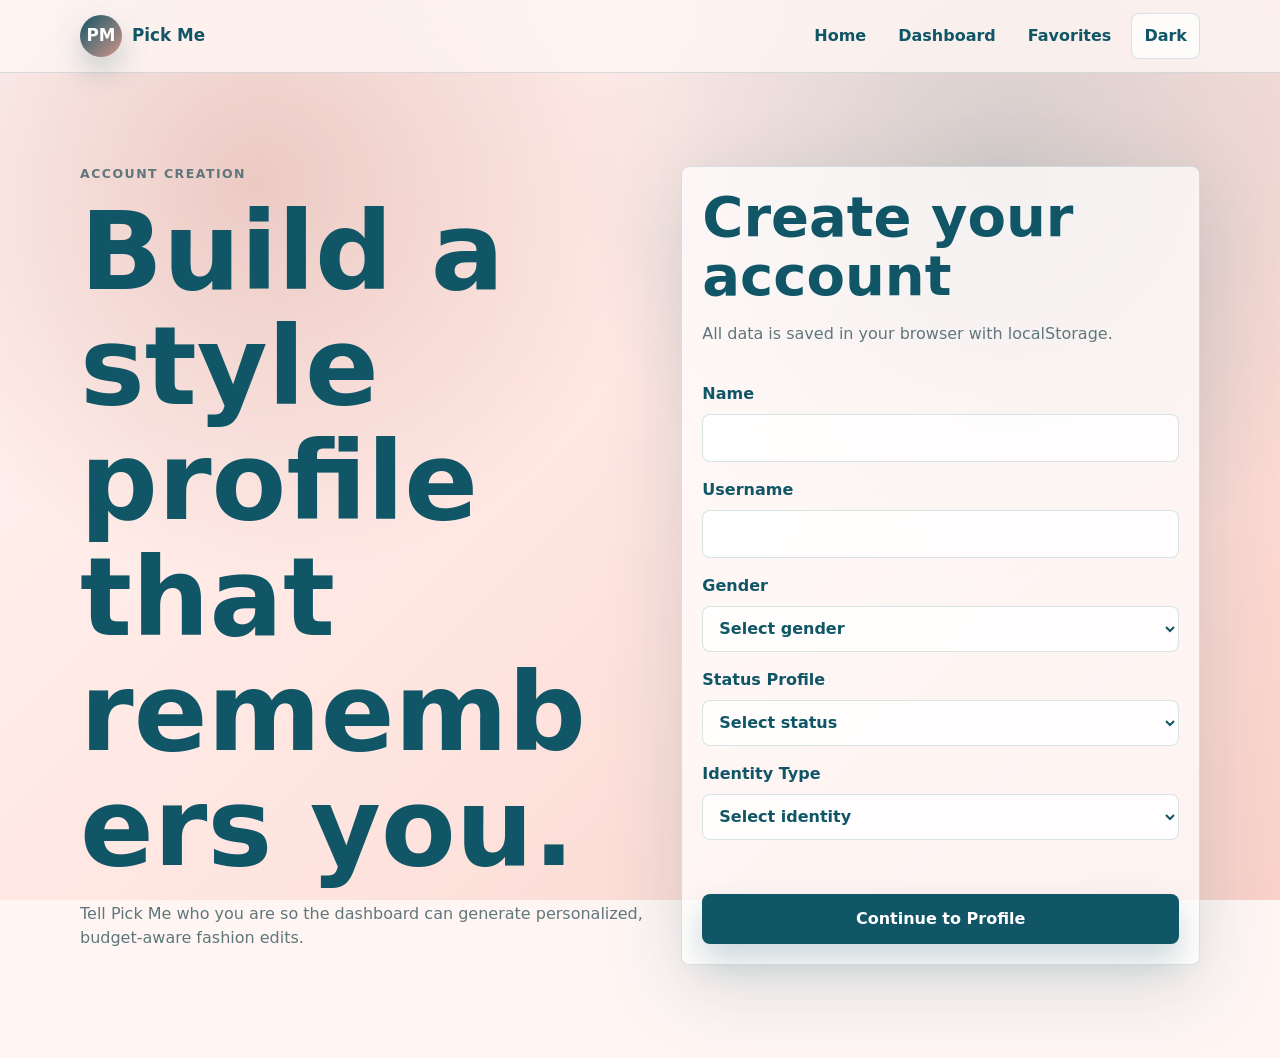
<file: auth.html>
<!DOCTYPE html>
<html lang="en">
<head>
  <meta charset="UTF-8">
  <meta name="viewport" content="width=device-width, initial-scale=1.0">
  <title>Create Account | Pick Me</title>
  <link rel="stylesheet" href="CSS/styles.css">
  <script defer src="js/app.js"></script>
</head>
<body data-page="auth">
  <header class="site-header">
    <nav class="nav shell" aria-label="Primary navigation">
      <a class="brand" href="frontend.html"><span class="brand-mark">PM</span><span>Pick Me</span></a>
      <button class="nav-toggle" type="button" aria-label="Open navigation" data-nav-toggle><span></span><span></span><span></span></button>
      <div class="nav-menu" data-nav-menu>
        <a href="frontend.html">Home</a>
        <a href="dashboard.html">Dashboard</a>
        <a href="favorites.html">Favorites</a>
        <button class="theme-toggle" type="button" data-theme-toggle aria-label="Toggle dark mode"><span data-theme-icon>Dark</span></button>
      </div>
    </nav>
  </header>

  <main class="auth-page section-pad">
    <section class="shell auth-grid page-fade">
      <div class="auth-copy">
        <p class="eyebrow">Account Creation</p>
        <h1>Build a style profile that remembers you.</h1>
        <p>Tell Pick Me who you are so the dashboard can generate personalized, budget-aware fashion edits.</p>
      </div>
      <form class="glass form-card" data-auth-form novalidate>
        <div class="form-header">
          <h2>Create your account</h2>
          <p>All data is saved in your browser with localStorage.</p>
        </div>
        <label>Name<input name="name" type="text" autocomplete="name" required minlength="2"></label>
        <label>Username<input name="username" type="text" autocomplete="username" required minlength="3"></label>
        <label>Gender
          <select name="gender" required>
            <option value="">Select gender</option>
            <option>Male</option>
            <option>Female</option>
            <option>Non-binary</option>
          </select>
        </label>
        <label>Status Profile
          <select name="status" required>
            <option value="">Select status</option>
            <option>Student</option>
            <option>Working Professional</option>
          </select>
        </label>
        <label>Identity Type
          <select name="identity" required>
            <option value="">Select identity</option>
            <option>Influencer</option>
            <option>Regular User</option>
          </select>
        </label>
        <p class="form-error" data-form-error role="alert"></p>
        <button class="btn btn-primary btn-full" type="submit">Continue to Profile</button>
      </form>
    </section>
  </main>
</body>
</html>
</file>
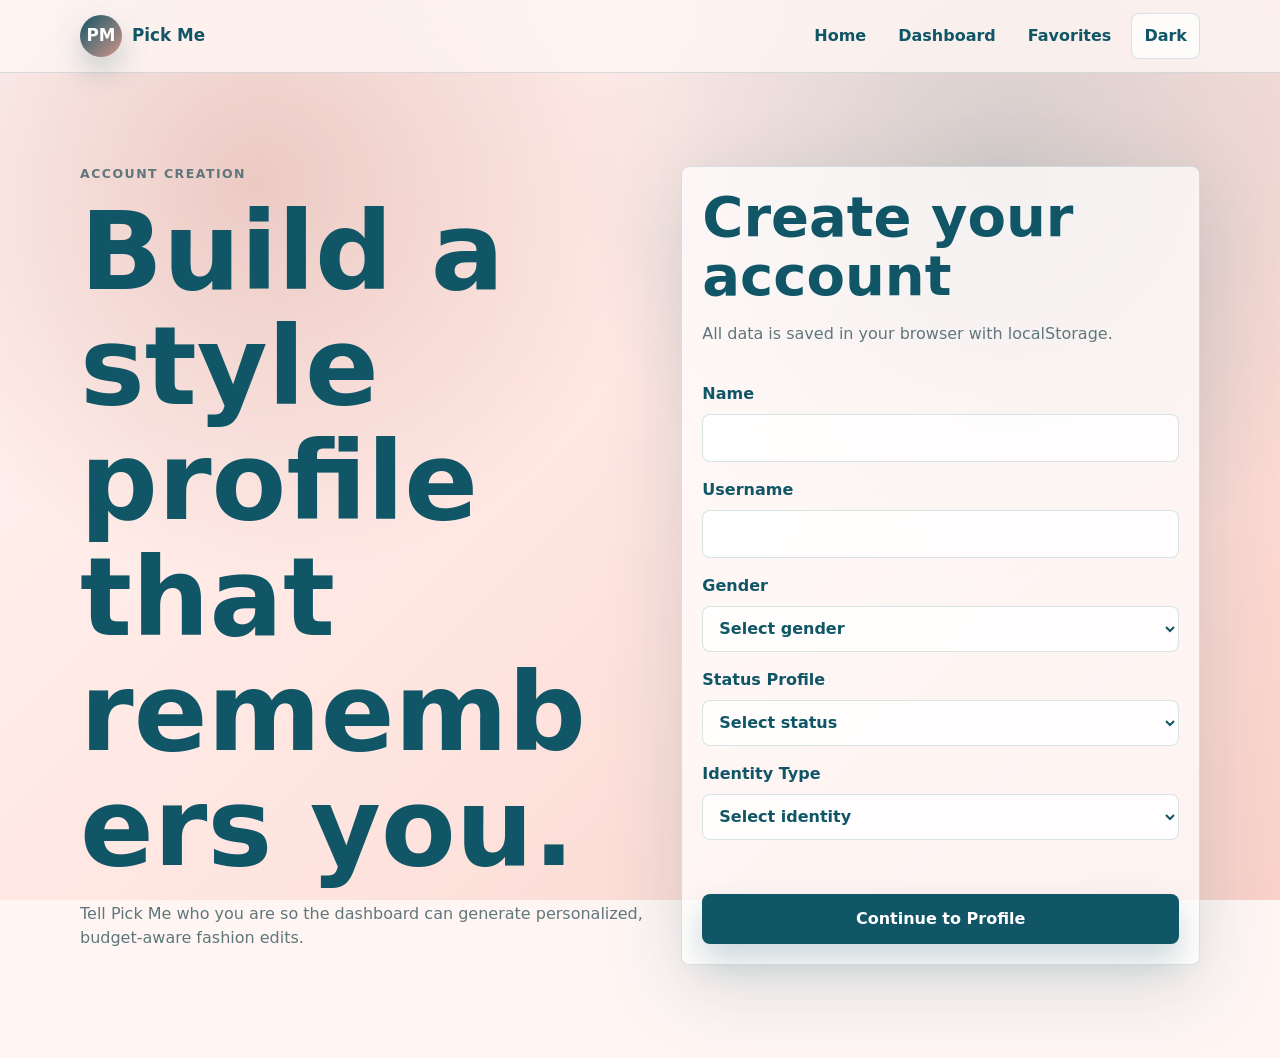
<file: dashboard.html>
<!DOCTYPE html>
<html lang="en">
<head>
  <meta charset="UTF-8">
  <meta name="viewport" content="width=device-width, initial-scale=1.0">
  <title>Dashboard | Pick Me</title>
  <link rel="stylesheet" href="CSS/styles.css">
  <script defer src="js/app.js"></script>
</head>
<body data-page="dashboard">
  <header class="site-header">
    <nav class="nav shell" aria-label="Primary navigation">
      <a class="brand" href="frontend.html"><span class="brand-mark">PM</span><span>Pick Me</span></a>
      <button class="nav-toggle" type="button" aria-label="Open navigation" data-nav-toggle><span></span><span></span><span></span></button>
      <div class="nav-menu" data-nav-menu>
        <a href="dashboard.html">Dashboard</a>
        <a href="favorites.html">Favorites</a>
        <a href="recent.html">Recently Viewed</a>
        <button class="theme-toggle" type="button" data-theme-toggle aria-label="Toggle dark mode"><span data-theme-icon>Dark</span></button>
      </div>
    </nav>
  </header>

  <main class="section-pad">
    <section class="shell dashboard-grid page-fade">
      <aside class="glass profile-panel" data-profile-panel></aside>
      <section class="dashboard-main">
        <div class="dash-head">
          <div>
            <p class="eyebrow">Your Edit</p>
            <h1 data-dashboard-title>Today's recommendation</h1>
          </div>
          <div class="dash-actions">
            <button class="btn btn-ghost" type="button" data-save-favorite>Save Favorite</button>
            <button class="btn btn-primary" type="button" data-generate>Generate Again</button>
          </div>
        </div>
        <div class="warning-stack" data-warning-stack></div>
        <div class="recommendation-grid" data-recommendation-grid></div>
      </section>
    </section>
  </main>
</body>
</html>
</file>
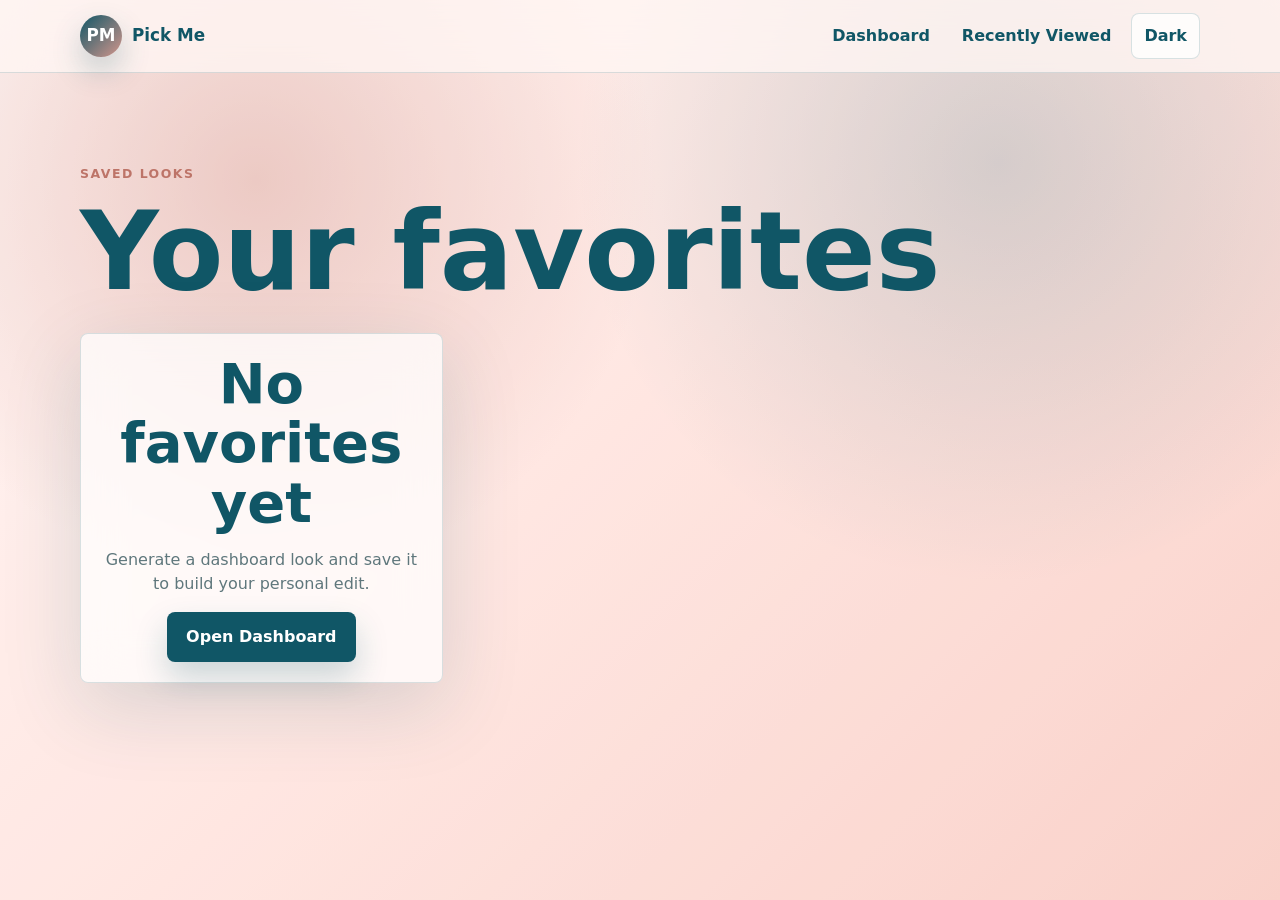
<file: favorites.html>
<!DOCTYPE html>
<html lang="en">
<head>
  <meta charset="UTF-8">
  <meta name="viewport" content="width=device-width, initial-scale=1.0">
  <title>Favorites | Pick Me</title>
  <link rel="stylesheet" href="CSS/styles.css">
  <script defer src="js/app.js"></script>
</head>
<body data-page="favorites">
  <header class="site-header">
    <nav class="nav shell" aria-label="Primary navigation">
      <a class="brand" href="frontend.html"><span class="brand-mark">PM</span><span>Pick Me</span></a>
      <button class="nav-toggle" type="button" aria-label="Open navigation" data-nav-toggle><span></span><span></span><span></span></button>
      <div class="nav-menu" data-nav-menu>
        <a href="dashboard.html">Dashboard</a>
        <a href="recent.html">Recently Viewed</a>
        <button class="theme-toggle" type="button" data-theme-toggle aria-label="Toggle dark mode"><span data-theme-icon>Dark</span></button>
      </div>
    </nav>
  </header>
  <main class="section-pad">
    <section class="shell page-fade">
      <div class="section-heading">
        <p class="eyebrow">Saved Looks</p>
        <h1>Your favorites</h1>
      </div>
      <div class="saved-grid" data-favorites-grid></div>
    </section>
  </main>
</body>
</html>
</file>
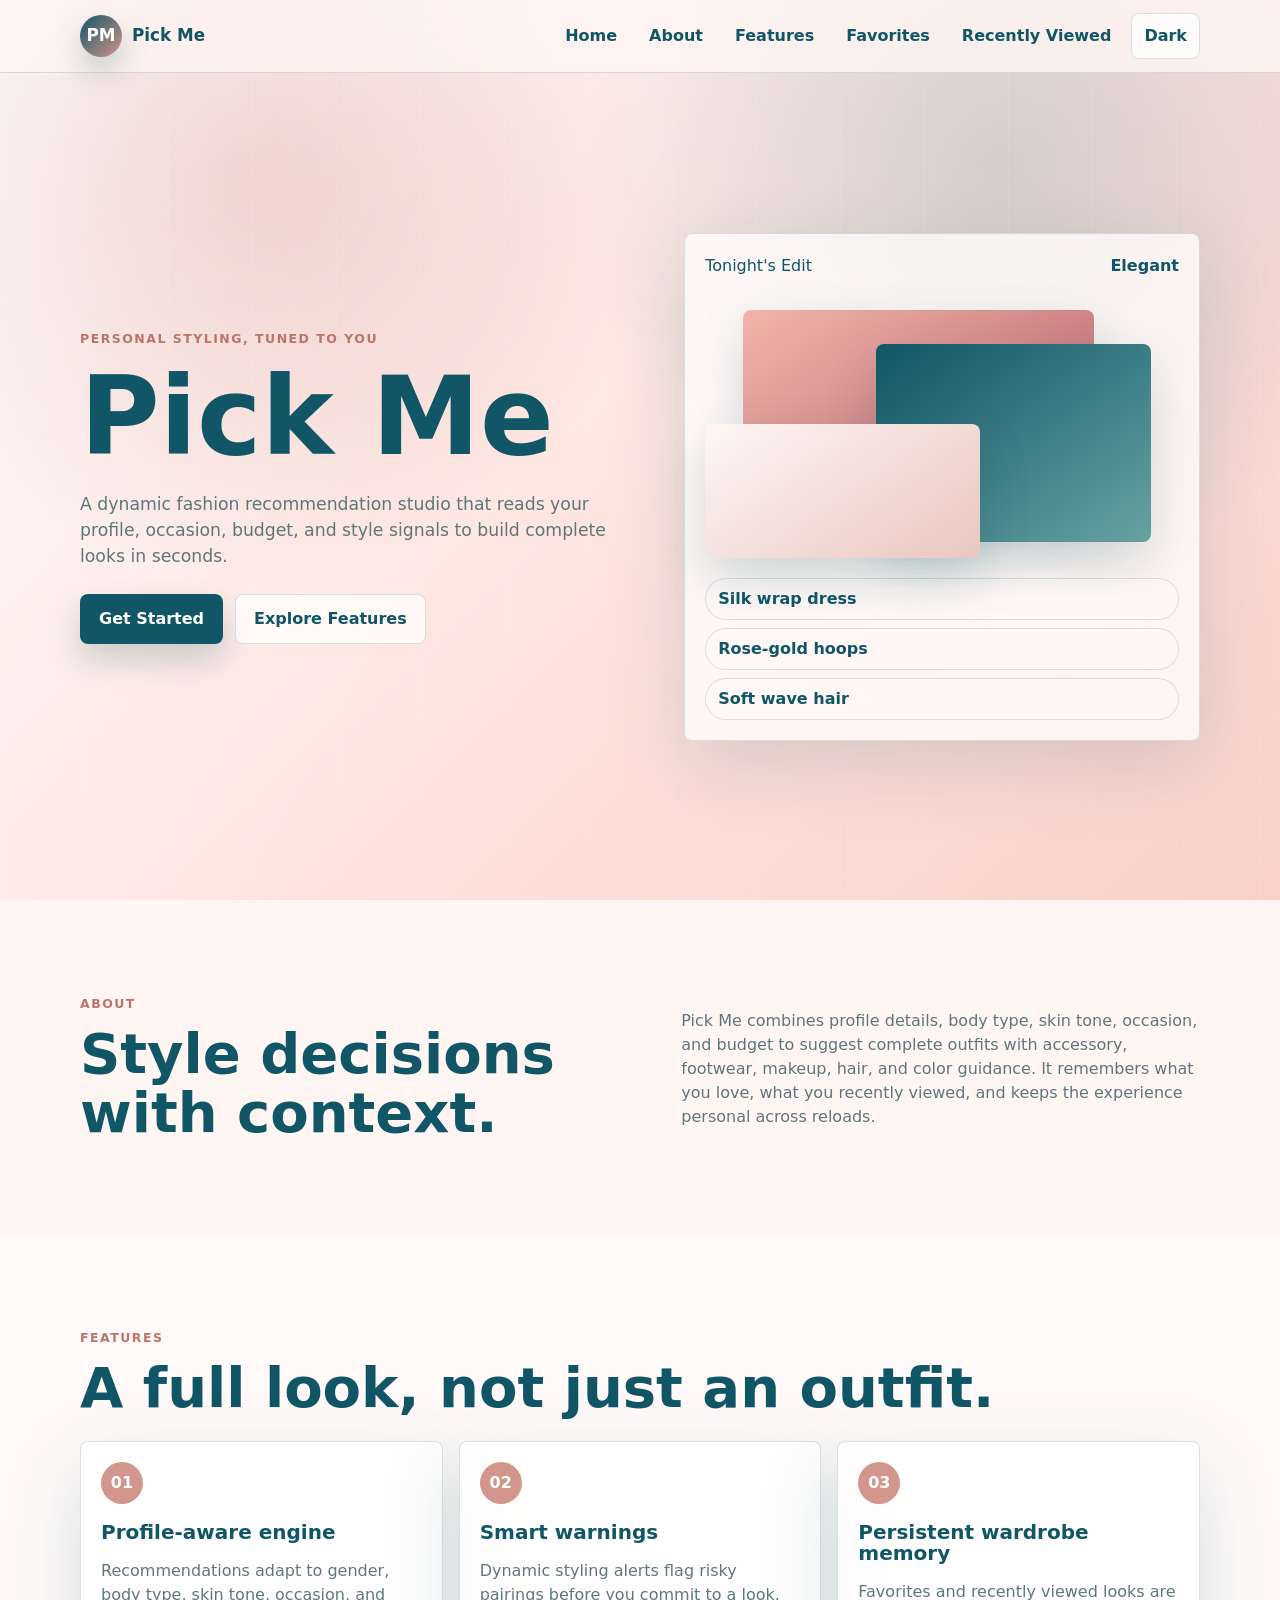
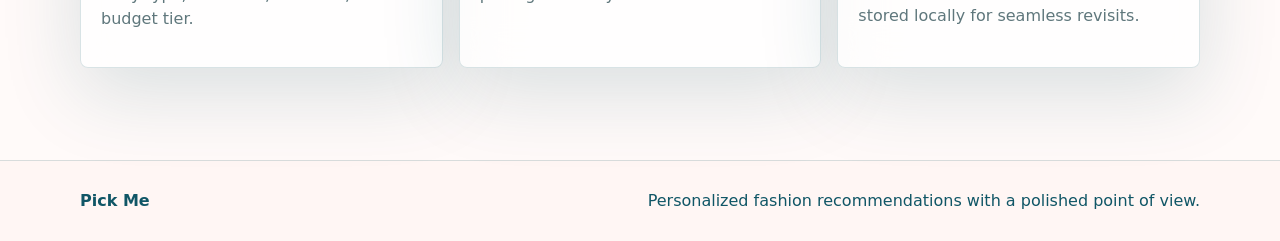
<file: frontend.html>
<!DOCTYPE html>
<html lang="en">
<head>
  <meta charset="UTF-8">
  <meta name="viewport" content="width=device-width, initial-scale=1.0">
  <title>Pick Me | Personalized Fashion Recommendations</title>
  <link rel="stylesheet" href="CSS/styles.css">
  <script defer src="js/app.js"></script>
</head>
<body data-page="home">
  <header class="site-header">
    <nav class="nav shell" aria-label="Primary navigation">
      <a class="brand" href="frontend.html" aria-label="Pick Me home">
        <span class="brand-mark">PM</span>
        <span>Pick Me</span>
      </a>
      <button class="nav-toggle" type="button" aria-label="Open navigation" data-nav-toggle>
        <span></span><span></span><span></span>
      </button>
      <div class="nav-menu" data-nav-menu>
        <a href="frontend.html">Home</a>
        <a href="#about">About</a>
        <a href="#features">Features</a>
        <a href="favorites.html">Favorites</a>
        <a href="recent.html">Recently Viewed</a>
        <button class="theme-toggle" type="button" data-theme-toggle aria-label="Toggle dark mode">
          <span data-theme-icon>Dark</span>
        </button>
      </div>
    </nav>
  </header>

  <main>
    <section class="hero section-pad">
      <div class="hero-bg" aria-hidden="true"></div>
      <div class="shell hero-grid">
        <div class="hero-copy page-fade">
          <p class="eyebrow">Personal styling, tuned to you</p>
          <h1>Pick Me</h1>
          <p class="hero-text">A dynamic fashion recommendation studio that reads your profile, occasion, budget, and style signals to build complete looks in seconds.</p>
          <div class="hero-actions">
            <a class="btn btn-primary" href="auth.html">Get Started</a>
            <a class="btn btn-ghost" href="#features">Explore Features</a>
          </div>
        </div>
        <div class="lookbook glass page-fade" aria-label="Featured fashion preview">
          <div class="lookbook-top">
            <span>Tonight's Edit</span>
            <strong>Elegant</strong>
          </div>
          <div class="fabric-stack">
            <span class="fabric fabric-rose"></span>
            <span class="fabric fabric-green"></span>
            <span class="fabric fabric-cream"></span>
          </div>
          <div class="mini-reco">
            <span>Silk wrap dress</span>
            <span>Rose-gold hoops</span>
            <span>Soft wave hair</span>
          </div>
        </div>
      </div>
    </section>

    <section class="section-pad" id="about">
      <div class="shell section-split">
        <div>
          <p class="eyebrow">About</p>
          <h2>Style decisions with context.</h2>
        </div>
        <p class="section-copy">Pick Me combines profile details, body type, skin tone, occasion, and budget to suggest complete outfits with accessory, footwear, makeup, hair, and color guidance. It remembers what you love, what you recently viewed, and keeps the experience personal across reloads.</p>
      </div>
    </section>

    <section class="section-pad features-band" id="features">
      <div class="shell">
        <div class="section-heading">
          <p class="eyebrow">Features</p>
          <h2>A full look, not just an outfit.</h2>
        </div>
        <div class="feature-grid">
          <article class="glass feature-card">
            <span class="feature-icon">01</span>
            <h3>Profile-aware engine</h3>
            <p>Recommendations adapt to gender, body type, skin tone, occasion, and budget tier.</p>
          </article>
          <article class="glass feature-card">
            <span class="feature-icon">02</span>
            <h3>Smart warnings</h3>
            <p>Dynamic styling alerts flag risky pairings before you commit to a look.</p>
          </article>
          <article class="glass feature-card">
            <span class="feature-icon">03</span>
            <h3>Persistent wardrobe memory</h3>
            <p>Favorites and recently viewed looks are stored locally for seamless revisits.</p>
          </article>
        </div>
      </div>
    </section>
  </main>

  <footer class="footer">
    <div class="shell footer-inner">
      <strong>Pick Me</strong>
      <span>Personalized fashion recommendations with a polished point of view.</span>
    </div>
  </footer>
</body>
</html>
</file>
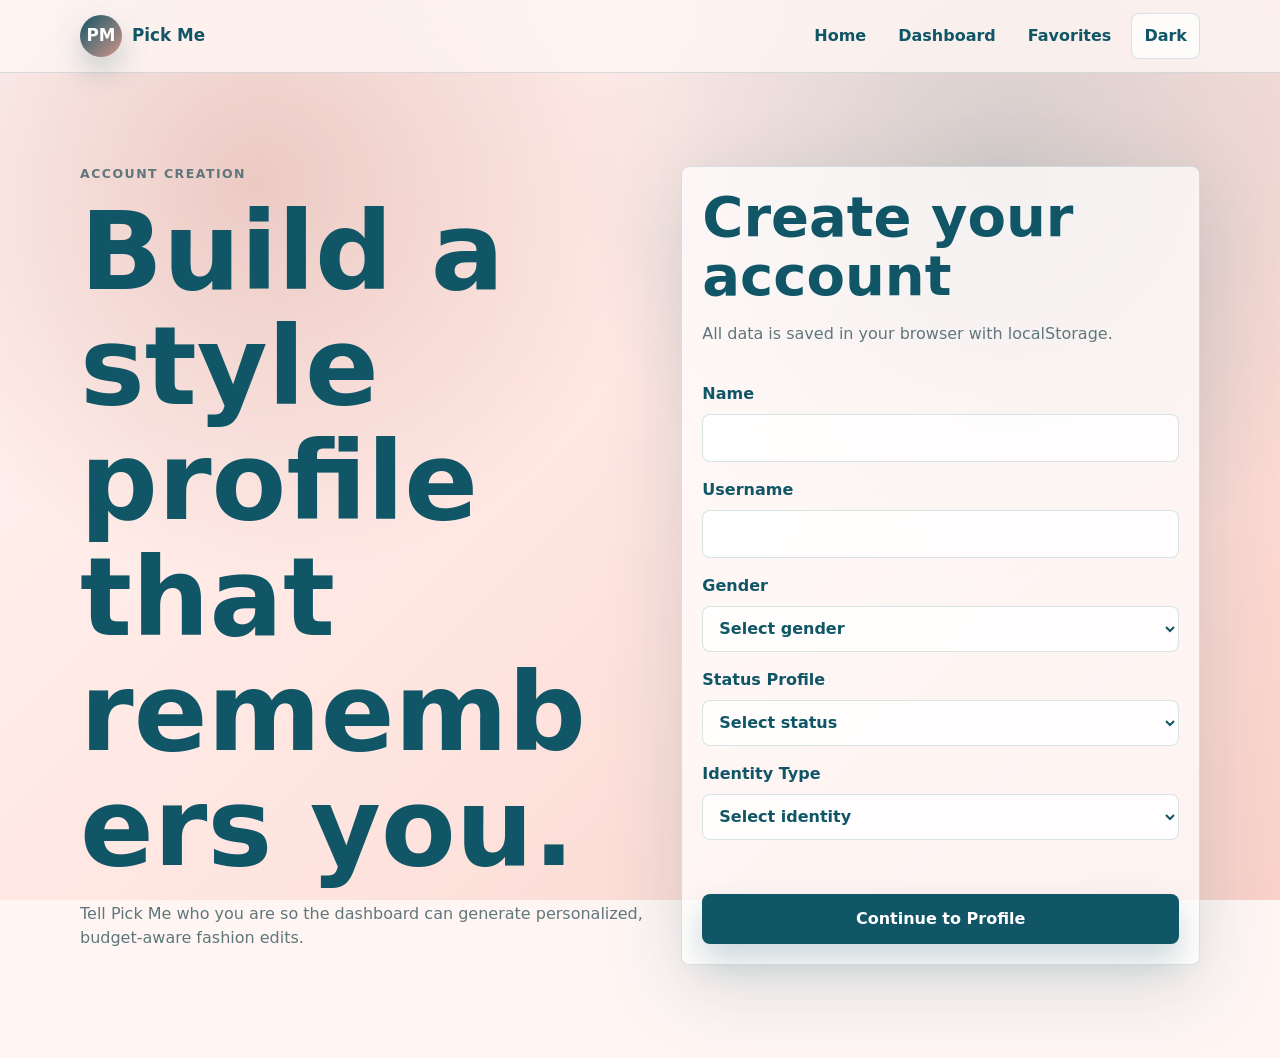
<file: onboarding.html>
<!DOCTYPE html>
<html lang="en">
<head>
  <meta charset="UTF-8">
  <meta name="viewport" content="width=device-width, initial-scale=1.0">
  <title>Profile Onboarding | Pick Me</title>
  <link rel="stylesheet" href="CSS/styles.css">
  <script defer src="js/app.js"></script>
</head>
<body data-page="onboarding">
  <header class="site-header">
    <nav class="nav shell" aria-label="Primary navigation">
      <a class="brand" href="frontend.html"><span class="brand-mark">PM</span><span>Pick Me</span></a>
      <button class="nav-toggle" type="button" aria-label="Open navigation" data-nav-toggle><span></span><span></span><span></span></button>
      <div class="nav-menu" data-nav-menu>
        <a href="dashboard.html">Dashboard</a>
        <a href="favorites.html">Favorites</a>
        <button class="theme-toggle" type="button" data-theme-toggle aria-label="Toggle dark mode"><span data-theme-icon>Dark</span></button>
      </div>
    </nav>
  </header>

  <main class="section-pad">
    <section class="shell narrow page-fade">
      <div class="section-heading">
        <p class="eyebrow">Profile Onboarding</p>
        <h1>Let us tune your first recommendation.</h1>
      </div>
      <form class="glass wizard" data-onboarding-form novalidate>
        <div class="wizard-progress" aria-hidden="true"><span data-wizard-progress></span></div>
        <div data-step-container></div>
        <p class="form-error" data-form-error role="alert"></p>
        <div class="wizard-actions">
          <button class="btn btn-ghost" type="button" data-prev-step>Back</button>
          <button class="btn btn-primary" type="button" data-next-step>Next</button>
          <button class="btn btn-primary" type="submit" data-finish-step>Finish</button>
        </div>
      </form>
    </section>
  </main>
</body>
</html>
</file>
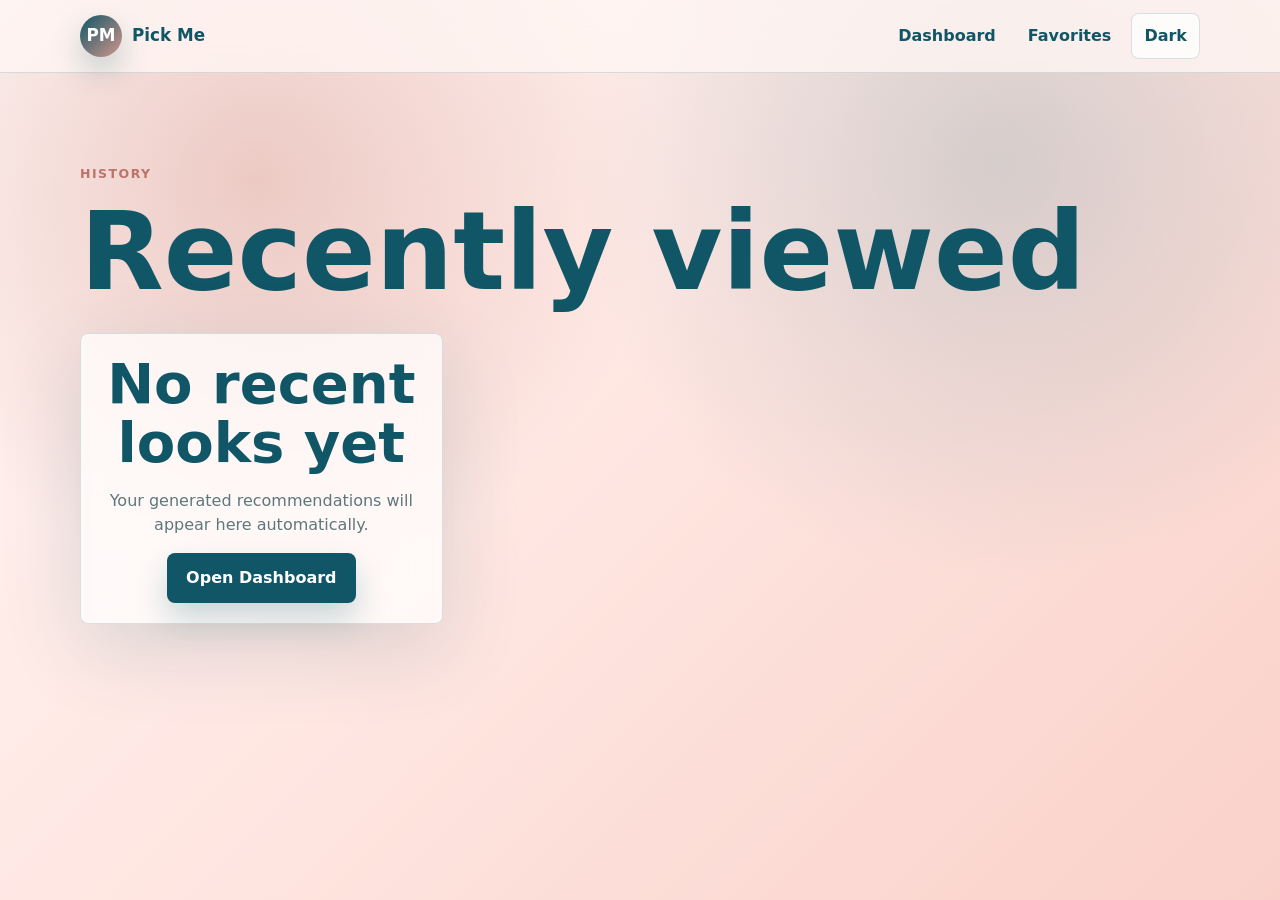
<file: recent.html>
<!DOCTYPE html>
<html lang="en">
<head>
  <meta charset="UTF-8">
  <meta name="viewport" content="width=device-width, initial-scale=1.0">
  <title>Recently Viewed | Pick Me</title>
  <link rel="stylesheet" href="CSS/styles.css">
  <script defer src="js/app.js"></script>
</head>
<body data-page="recent">
  <header class="site-header">
    <nav class="nav shell" aria-label="Primary navigation">
      <a class="brand" href="frontend.html"><span class="brand-mark">PM</span><span>Pick Me</span></a>
      <button class="nav-toggle" type="button" aria-label="Open navigation" data-nav-toggle><span></span><span></span><span></span></button>
      <div class="nav-menu" data-nav-menu>
        <a href="dashboard.html">Dashboard</a>
        <a href="favorites.html">Favorites</a>
        <button class="theme-toggle" type="button" data-theme-toggle aria-label="Toggle dark mode"><span data-theme-icon>Dark</span></button>
      </div>
    </nav>
  </header>
  <main class="section-pad">
    <section class="shell page-fade">
      <div class="section-heading">
        <p class="eyebrow">History</p>
        <h1>Recently viewed</h1>
      </div>
      <div class="saved-grid" data-recent-grid></div>
    </section>
  </main>
</body>
</html>
</file>
<file: CSS/styles.css>
:root {
  --bg: #FFF6F4;
  --surface: rgba(255, 255, 255, 0.72);
  --surface-strong: #FFFFFF;
  --accent: #D3968C;
  --accent-strong: #bd7468;
  --text: #105666;
  --muted: #5f777c;
  --line: rgba(16, 86, 102, 0.16);
  --shadow: 0 24px 80px rgba(16, 86, 102, 0.16);
  --hero: radial-gradient(circle at 20% 20%, rgba(211, 150, 140, 0.55), transparent 32%),
    radial-gradient(circle at 78% 18%, rgba(16, 86, 102, 0.22), transparent 34%),
    linear-gradient(135deg, #FFF6F4 0%, #ffe2dc 48%, #f8c7bd 100%);
  --field: rgba(255, 255, 255, 0.82);
  --danger: #a6403d;
  --success: #257459;
}

[data-theme="dark"] {
  --bg: #0d2328;
  --surface: rgba(21, 51, 58, 0.74);
  --surface-strong: #15333a;
  --accent: #f0aea4;
  --accent-strong: #ffcbc3;
  --text: #f7f0ed;
  --muted: #b7c7c9;
  --line: rgba(255, 255, 255, 0.16);
  --shadow: 0 24px 90px rgba(0, 0, 0, 0.35);
  --hero: radial-gradient(circle at 18% 16%, rgba(211, 150, 140, 0.32), transparent 34%),
    radial-gradient(circle at 82% 20%, rgba(255, 246, 244, 0.15), transparent 30%),
    linear-gradient(135deg, #0d2328 0%, #14363d 52%, #542f36 100%);
  --field: rgba(9, 30, 36, 0.8);
  --danger: #ffb3ad;
  --success: #9ff0cd;
}

* {
  box-sizing: border-box;
}

html {
  scroll-behavior: smooth;
}

body {
  margin: 0;
  min-height: 100vh;
  background: var(--bg);
  color: var(--text);
  font-family: Inter, ui-sans-serif, system-ui, -apple-system, BlinkMacSystemFont, "Segoe UI", sans-serif;
  line-height: 1.5;
  transition: background 260ms ease, color 260ms ease;
}

body::before {
  content: "";
  position: fixed;
  inset: 0;
  z-index: -1;
  background: var(--hero);
  opacity: 0.78;
}

a {
  color: inherit;
  text-decoration: none;
}

button,
input,
select {
  font: inherit;
}

button {
  cursor: pointer;
}

.shell {
  width: min(1120px, calc(100% - 32px));
  margin-inline: auto;
}

.narrow {
  width: min(760px, calc(100% - 32px));
}

.section-pad {
  padding-block: 72px;
}

.site-header {
  position: sticky;
  top: 0;
  z-index: 20;
  border-bottom: 1px solid var(--line);
  background: color-mix(in srgb, var(--bg) 78%, transparent);
  backdrop-filter: blur(20px);
}

.nav {
  min-height: 72px;
  display: flex;
  align-items: center;
  justify-content: space-between;
  gap: 18px;
}

.brand {
  display: inline-flex;
  align-items: center;
  gap: 10px;
  font-size: 1.05rem;
  font-weight: 800;
  letter-spacing: 0;
}

.brand-mark,
.avatar {
  display: grid;
  place-items: center;
  flex: 0 0 auto;
  width: 42px;
  height: 42px;
  border-radius: 50%;
  background: linear-gradient(135deg, var(--text), var(--accent));
  color: #fff;
  box-shadow: 0 14px 30px rgba(16, 86, 102, 0.24);
}

.nav-toggle {
  width: 44px;
  height: 44px;
  border: 1px solid var(--line);
  border-radius: 8px;
  background: var(--surface);
  display: grid;
  gap: 5px;
  place-content: center;
}

.nav-toggle span {
  display: block;
  width: 18px;
  height: 2px;
  background: var(--text);
}

.nav-menu {
  position: absolute;
  top: 72px;
  left: 16px;
  right: 16px;
  display: none;
  flex-direction: column;
  gap: 8px;
  padding: 14px;
  border: 1px solid var(--line);
  border-radius: 8px;
  background: var(--surface);
  backdrop-filter: blur(20px);
  box-shadow: var(--shadow);
}

.nav-menu.is-open {
  display: flex;
}

.nav-menu a,
.theme-toggle {
  padding: 10px 12px;
  border-radius: 8px;
  color: var(--text);
  font-weight: 700;
}

.nav-menu a:hover,
.theme-toggle:hover {
  background: rgba(211, 150, 140, 0.16);
}

.theme-toggle {
  border: 1px solid var(--line);
  background: var(--surface);
}

.hero {
  position: relative;
  min-height: calc(100vh - 72px);
  display: grid;
  align-items: center;
  overflow: hidden;
}

.hero-bg {
  position: absolute;
  inset: 0;
  background: linear-gradient(120deg, rgba(255, 255, 255, 0.36), transparent 45%),
    repeating-linear-gradient(90deg, rgba(255, 255, 255, 0.09) 0 1px, transparent 1px 84px);
}

.hero-grid {
  position: relative;
  display: grid;
  gap: 34px;
}

.eyebrow {
  margin: 0 0 10px;
  color: var(--accent-strong);
  font-size: 0.78rem;
  font-weight: 900;
  letter-spacing: 0.12em;
  text-transform: uppercase;
}

h1,
h2,
h3,
p {
  overflow-wrap: anywhere;
}

h1,
h2,
h3 {
  margin: 0;
  line-height: 1.06;
  letter-spacing: 0;
}

h1 {
  font-size: clamp(3.15rem, 18vw, 6.8rem);
}

h2 {
  font-size: clamp(2rem, 9vw, 3.5rem);
}

h3 {
  font-size: 1.25rem;
}

.hero-text,
.section-copy,
.auth-copy p,
.form-header p,
.feature-card p,
.empty-state p,
.saved-meta,
.reco-card p {
  color: var(--muted);
}

.hero-text {
  max-width: 620px;
  font-size: 1.08rem;
}

.hero-actions,
.dash-actions,
.wizard-actions {
  display: flex;
  flex-wrap: wrap;
  gap: 12px;
  margin-top: 24px;
}

.btn {
  min-height: 46px;
  display: inline-flex;
  align-items: center;
  justify-content: center;
  gap: 8px;
  border: 1px solid transparent;
  border-radius: 8px;
  padding: 12px 18px;
  font-weight: 850;
  transition: transform 180ms ease, box-shadow 180ms ease, background 180ms ease;
}

.btn:hover {
  transform: translateY(-2px);
}

.btn-primary {
  background: var(--text);
  color: #fff;
  box-shadow: 0 16px 32px rgba(16, 86, 102, 0.22);
}

[data-theme="dark"] .btn-primary {
  background: var(--accent);
  color: #12282e;
}

.btn-ghost {
  border-color: var(--line);
  background: var(--surface);
  color: var(--text);
}

.btn-full {
  width: 100%;
}

.glass {
  border: 1px solid var(--line);
  border-radius: 8px;
  background: var(--surface);
  box-shadow: var(--shadow);
  backdrop-filter: blur(22px);
}

.lookbook {
  padding: 20px;
}

.lookbook-top,
.footer-inner,
.saved-card-head {
  display: flex;
  align-items: center;
  justify-content: space-between;
  gap: 16px;
}

.fabric-stack {
  min-height: 260px;
  position: relative;
  margin-block: 20px;
}

.fabric {
  position: absolute;
  border-radius: 8px;
  box-shadow: 0 22px 50px rgba(16, 86, 102, 0.18);
}

.fabric-rose {
  inset: 12px 18% 42px 8%;
  background: linear-gradient(145deg, #f1b4aa, #b65d6b);
}

.fabric-green {
  inset: 46px 6% 16px 36%;
  background: linear-gradient(145deg, #105666, #67a2a2);
}

.fabric-cream {
  inset: 126px 42% 0 0;
  background: linear-gradient(145deg, #fff6f4, #e9c6bf);
}

.mini-reco {
  display: grid;
  grid-template-columns: 1fr;
  gap: 8px;
}

.mini-reco span,
.chip,
.palette-swatch {
  border: 1px solid var(--line);
  border-radius: 999px;
  padding: 8px 12px;
  background: rgba(255, 255, 255, 0.18);
  color: var(--text);
  font-weight: 750;
}

.section-split,
.auth-grid,
.dashboard-grid {
  display: grid;
  gap: 28px;
}

.features-band {
  background: color-mix(in srgb, var(--surface-strong) 42%, transparent);
}

.section-heading {
  margin-bottom: 24px;
}

.feature-grid,
.recommendation-grid,
.saved-grid {
  display: grid;
  gap: 16px;
}

.feature-card,
.form-card,
.wizard,
.profile-panel,
.reco-card,
.saved-card,
.empty-state {
  padding: 20px;
}

.feature-icon {
  display: inline-grid;
  place-items: center;
  width: 42px;
  height: 42px;
  margin-bottom: 18px;
  border-radius: 50%;
  background: var(--accent);
  color: #fff;
  font-weight: 900;
}

.footer {
  padding-block: 28px;
  border-top: 1px solid var(--line);
}

.footer-inner {
  flex-direction: column;
  align-items: flex-start;
}

.auth-page {
  min-height: calc(100vh - 72px);
  display: grid;
  align-items: center;
}

.auth-copy {
  align-self: center;
}

.form-card,
.wizard {
  display: grid;
  gap: 16px;
}

.form-header {
  margin-bottom: 4px;
}

label {
  display: grid;
  gap: 8px;
  color: var(--text);
  font-weight: 800;
}

input,
select {
  width: 100%;
  min-height: 46px;
  border: 1px solid var(--line);
  border-radius: 8px;
  padding: 11px 12px;
  background: var(--field);
  color: var(--text);
  outline: none;
  transition: border 160ms ease, box-shadow 160ms ease;
}

input:focus,
select:focus {
  border-color: var(--accent);
  box-shadow: 0 0 0 4px rgba(211, 150, 140, 0.18);
}

.form-error {
  min-height: 22px;
  margin: 0;
  color: var(--danger);
  font-weight: 800;
}

.wizard-progress {
  height: 8px;
  overflow: hidden;
  border-radius: 999px;
  background: rgba(16, 86, 102, 0.12);
}

.wizard-progress span {
  display: block;
  width: 0%;
  height: 100%;
  border-radius: inherit;
  background: linear-gradient(90deg, var(--accent), var(--text));
  transition: width 260ms ease;
}

.option-grid {
  display: grid;
  gap: 10px;
  grid-template-columns: repeat(2, minmax(0, 1fr));
}

.option-card {
  min-height: 64px;
  border: 1px solid var(--line);
  border-radius: 8px;
  padding: 12px;
  background: var(--field);
  color: var(--text);
  text-align: left;
  font-weight: 850;
}

.option-card.is-selected {
  border-color: var(--accent);
  background: color-mix(in srgb, var(--accent) 24%, var(--field));
  box-shadow: 0 12px 24px rgba(211, 150, 140, 0.22);
}

.wizard-actions {
  justify-content: space-between;
}

.profile-panel {
  align-self: start;
  display: grid;
  gap: 20px;
}

.profile-top {
  display: flex;
  align-items: center;
  gap: 14px;
}

.avatar {
  width: 58px;
  height: 58px;
  font-size: 1.18rem;
  font-weight: 900;
}

.meta-list,
.score-list {
  display: grid;
  gap: 12px;
}

.meta-list span {
  display: flex;
  justify-content: space-between;
  gap: 12px;
  padding-bottom: 10px;
  border-bottom: 1px solid var(--line);
}

.meter {
  display: grid;
  gap: 7px;
}

.meter-row {
  display: flex;
  justify-content: space-between;
  gap: 12px;
  font-weight: 850;
}

progress {
  width: 100%;
  height: 10px;
  overflow: hidden;
  border: 0;
  border-radius: 999px;
  background: rgba(16, 86, 102, 0.14);
}

progress::-webkit-progress-bar {
  background: rgba(16, 86, 102, 0.14);
  border-radius: 999px;
}

progress::-webkit-progress-value {
  border-radius: 999px;
  background: linear-gradient(90deg, var(--accent), var(--text));
}

progress::-moz-progress-bar {
  border-radius: 999px;
  background: linear-gradient(90deg, var(--accent), var(--text));
}

.dash-head {
  display: grid;
  gap: 16px;
  margin-bottom: 18px;
}

.warning-stack {
  display: grid;
  gap: 10px;
  margin-bottom: 16px;
}

.warning {
  border: 1px solid rgba(166, 64, 61, 0.24);
  border-radius: 8px;
  padding: 12px 14px;
  background: color-mix(in srgb, var(--accent) 18%, var(--surface));
  color: var(--text);
  font-weight: 800;
}

.reco-card {
  position: relative;
  min-height: 210px;
  overflow: hidden;
}

.reco-card::after {
  content: "";
  position: absolute;
  right: -24px;
  bottom: -32px;
  width: 110px;
  height: 110px;
  border-radius: 50%;
  background: var(--accent);
  opacity: 0.18;
}

.reco-kicker {
  display: block;
  margin-bottom: 12px;
  color: var(--accent-strong);
  font-size: 0.76rem;
  font-weight: 900;
  letter-spacing: 0.1em;
  text-transform: uppercase;
}

.reco-card p {
  margin-bottom: 0;
}

.palette-row {
  display: flex;
  flex-wrap: wrap;
  gap: 8px;
  margin-top: 14px;
}

.palette-swatch {
  min-width: 72px;
  color: #fff;
  text-shadow: 0 1px 8px rgba(0, 0, 0, 0.35);
}

.saved-card {
  display: grid;
  gap: 14px;
}

.saved-meta {
  margin: 0;
}

.saved-actions {
  display: flex;
  gap: 10px;
  flex-wrap: wrap;
}

.empty-state {
  text-align: center;
}

.toast {
  position: fixed;
  right: 16px;
  bottom: 16px;
  z-index: 40;
  max-width: min(360px, calc(100% - 32px));
  border-radius: 8px;
  padding: 14px 16px;
  background: var(--text);
  color: #fff;
  box-shadow: var(--shadow);
  transform: translateY(18px);
  opacity: 0;
  transition: transform 180ms ease, opacity 180ms ease;
}

.toast.is-visible {
  transform: translateY(0);
  opacity: 1;
}

.page-fade {
  animation: fadeIn 420ms ease both;
}

@keyframes fadeIn {
  from {
    opacity: 0;
    transform: translateY(12px);
  }
  to {
    opacity: 1;
    transform: translateY(0);
  }
}

@media (min-width: 700px) {
  .section-pad {
    padding-block: 92px;
  }

  .nav-toggle {
    display: none;
  }

  .nav-menu {
    position: static;
    display: flex;
    flex-direction: row;
    align-items: center;
    width: auto;
    padding: 0;
    border: 0;
    background: transparent;
    box-shadow: none;
    backdrop-filter: none;
  }

  .hero-grid,
  .section-split,
  .auth-grid {
    grid-template-columns: 1.05fr 0.95fr;
    align-items: center;
  }

  .feature-grid,
  .saved-grid {
    grid-template-columns: repeat(3, minmax(0, 1fr));
  }

  .recommendation-grid {
    grid-template-columns: repeat(2, minmax(0, 1fr));
  }

  .footer-inner {
    flex-direction: row;
    align-items: center;
  }

  .dash-head {
    grid-template-columns: 1fr auto;
    align-items: start;
  }
}

@media (min-width: 980px) {
  .dashboard-grid {
    grid-template-columns: 320px 1fr;
    align-items: start;
  }
}

@media (max-width: 420px) {
  .option-grid {
    grid-template-columns: 1fr;
  }

  .btn {
    width: 100%;
  }
}
</file>
